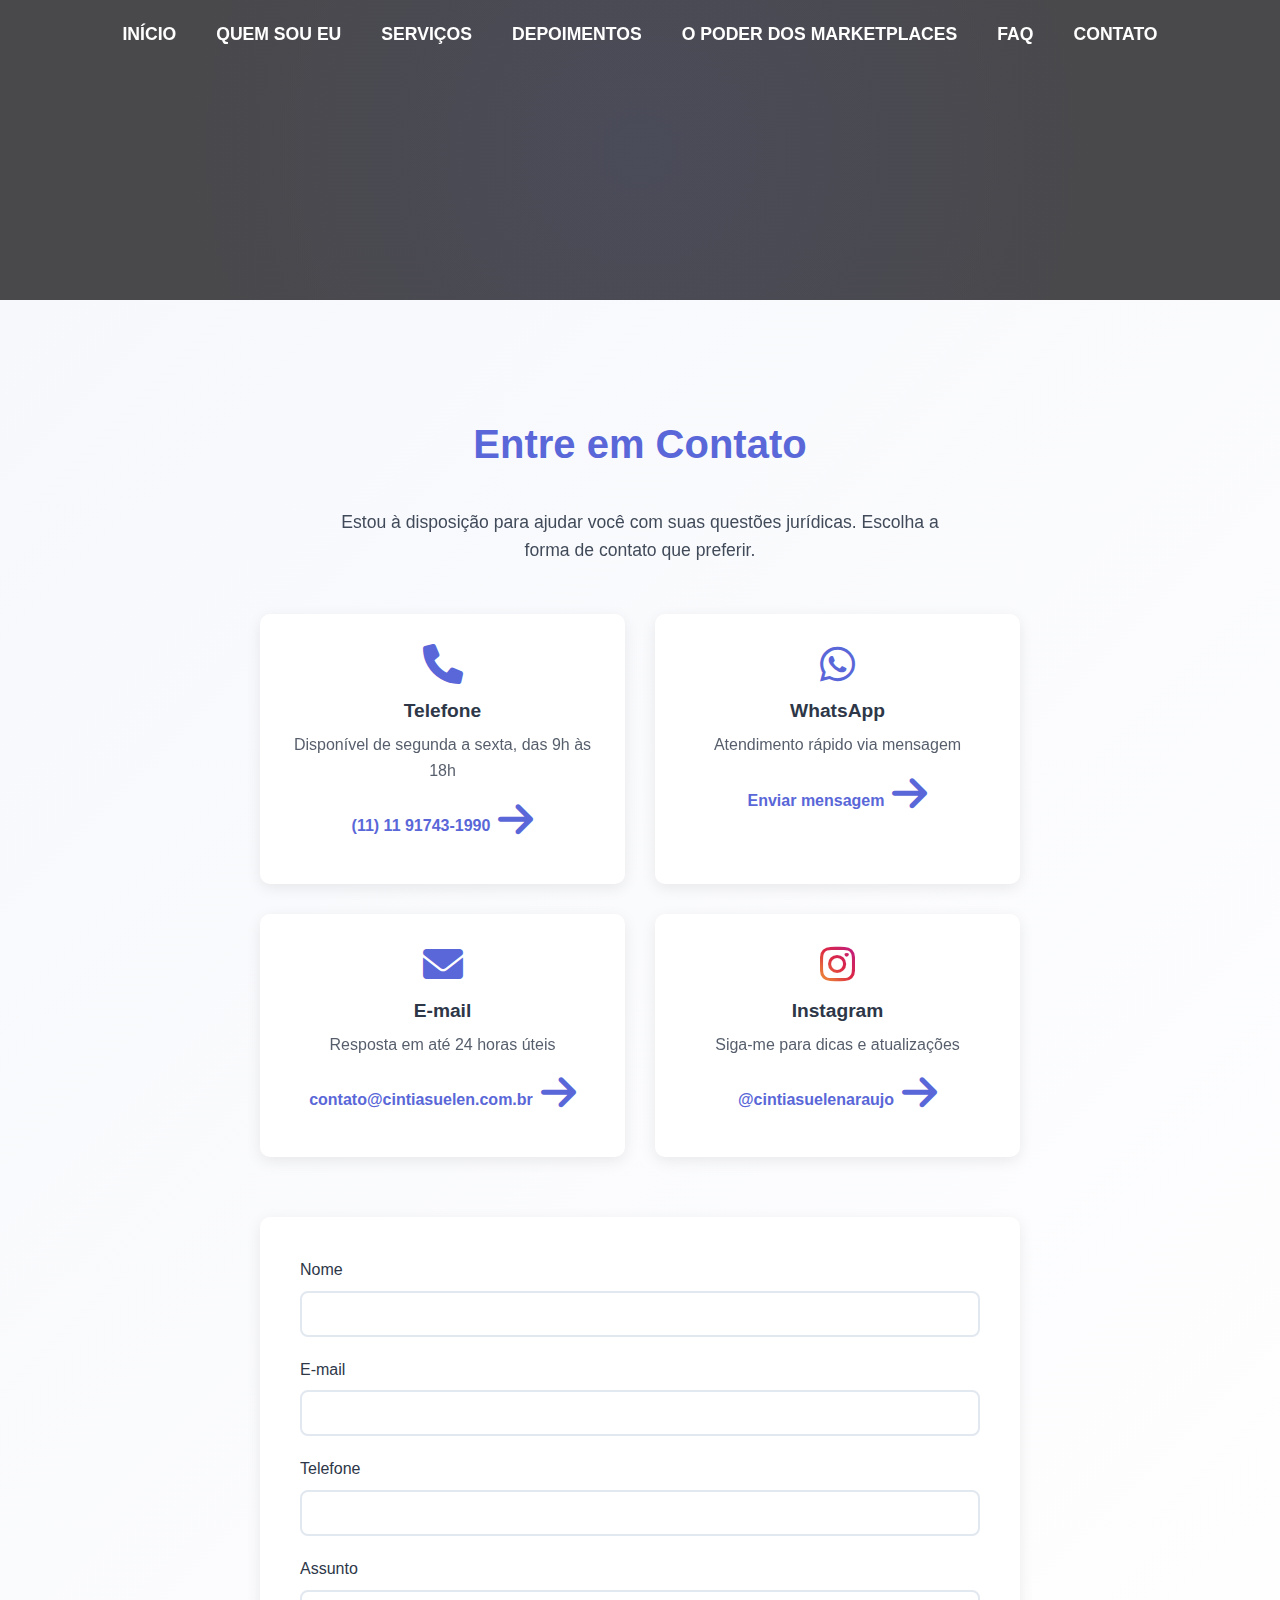
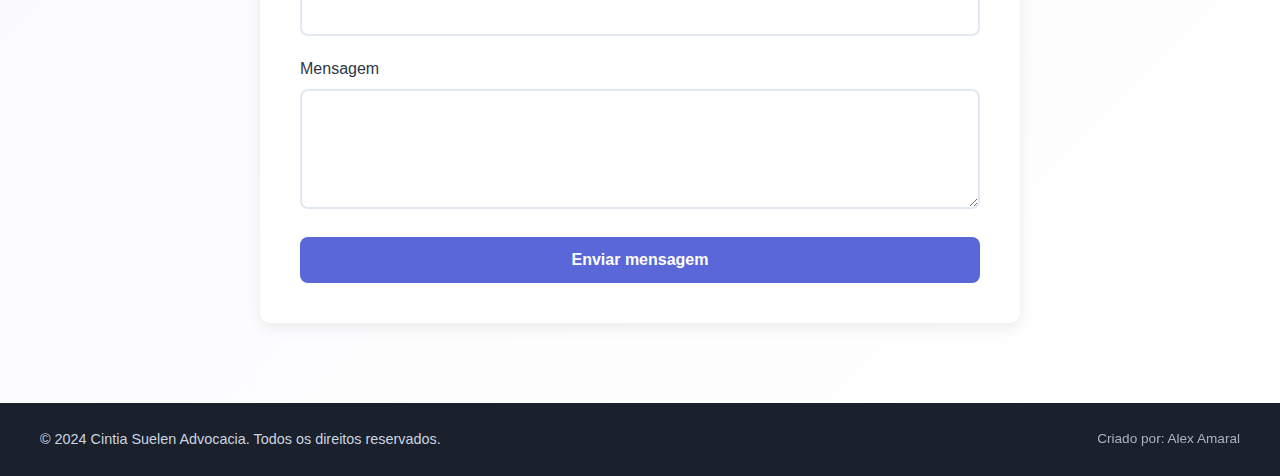
<file: contato.html>
<!DOCTYPE html>
<html lang="pt-BR">
<head>
    <meta charset="UTF-8">
    <meta name="viewport" content="width=device-width, initial-scale=1.0">
    <title>Contato - Cintia Suelen Advocacia</title>
    <link rel="stylesheet" href="style.css">
    <link rel="stylesheet" href="https://cdnjs.cloudflare.com/ajax/libs/font-awesome/6.0.0/css/all.min.css">
</head>
<body>
    <!-- Cabeçalho -->
    <header class="hero-section" style="min-height: 300px; padding: 0;">
        <div class="menu-wrapper">
            <nav class="main-nav simple-nav">
                <a href="index.html">Início</a>
                <a href="quem-sou-eu.html">Quem Sou Eu</a>
                <a href="index.html#servicos">Serviços</a>
                <a href="index.html#depoimentos">Depoimentos</a>
                <a href="index.html#poder-marketplaces">O Poder dos Marketplaces</a>
                <a href="index.html#faq">FAQ</a>
                <a href="contato.html">Contato</a>
            </nav>
            <button class="hamburger" aria-expanded="false" aria-label="Menu">
                <div class="hamburger-icon">
                    <span class="bar"></span>
                    <span class="bar"></span>
                    <span class="bar"></span>
                </div>
                <span class="hamburger-label">MENU</span>
            </button>
            <nav class="mobile-nav">
                <a href="index.html">INÍCIO</a>
                <a href="quem-sou-eu.html">QUEM SOU EU</a>
                <a href="index.html#servicos">SERVIÇOS</a>
                <a href="index.html#depoimentos">DEPOIMENTOS</a>
                <a href="index.html#poder-marketplaces">O PODER DOS MARKETPLACES</a>
                <a href="index.html#faq">FAQ</a>
                <a href="contato.html">CONTATO</a>
            </nav>
        </div>
    </header>

    <!-- Botão voltar ao início (mobile) -->
    <a href="index.html" class="btn-voltar-inicio-mobile">← Voltar ao Início</a>
    <!-- Seção de Contato -->
    <section class="contact-section">
        <div class="contact-container">
            <div class="contact-intro">
                <h2>Entre em Contato</h2>
                <p>Estou à disposição para ajudar você com suas questões jurídicas. Escolha a forma de contato que preferir.</p>
            </div>

            <div class="contact-methods">
                <div class="contact-card">
                    <i class="fas fa-phone"></i>
                    <h3>Telefone</h3>
                    <p>Disponível de segunda a sexta, das 9h às 18h</p>
                    <a href="tel:+5511917431990" class="btn-contact">
                        (11) 11 91743-1990
                        <i class="fas fa-arrow-right"></i>
                    </a>
                </div>

                <div class="contact-card">
                    <i class="fab fa-whatsapp"></i>
                    <h3>WhatsApp</h3>
                    <p>Atendimento rápido via mensagem</p>
                    <a href="https://wa.me/5511917431990" target="_blank" class="btn-contact">
                        Enviar mensagem
                        <i class="fas fa-arrow-right"></i>
                    </a>
                </div>

                <div class="contact-card">
                    <i class="fas fa-envelope"></i>
                    <h3>E-mail</h3>
                    <p>Resposta em até 24 horas úteis</p>
                    <a href="mailto:contato@cintiasuelen.com.br" class="btn-contact">
                        contato@cintiasuelen.com.br
                        <i class="fas fa-arrow-right"></i>
                    </a>
                </div>

                <div class="contact-card">
                    <i class="fab fa-instagram"></i>
                    <h3>Instagram</h3>
                    <p>Siga-me para dicas e atualizações</p>
                    <a href="https://www.instagram.com/cintiasuelenaraujo/?hl=pt-br" target="_blank" class="btn-contact">
                        @cintiasuelenaraujo
                        <i class="fas fa-arrow-right"></i>
                    </a>
                </div>
            </div>

            <div class="contact-form">
                <form id="contactForm">
                    <div class="form-group">
                        <label for="name">Nome</label>
                        <input type="text" id="name" class="form-control" required>
                    </div>
                    
                    <div class="form-group">
                        <label for="email">E-mail</label>
                        <input type="email" id="email" class="form-control" required>
                    </div>

                    <div class="form-group">
                        <label for="phone">Telefone</label>
                        <input type="tel" id="phone" class="form-control" required>
                    </div>

                    <div class="form-group">
                        <label for="subject">Assunto</label>
                        <input type="text" id="subject" class="form-control" required>
                    </div>

                    <div class="form-group">
                        <label for="message">Mensagem</label>
                        <textarea id="message" class="form-control" required></textarea>
                    </div>

                    <button type="submit" class="form-submit">Enviar mensagem</button>
                </form>
            </div>
        </div>
    </section>

    <!-- Rodapé -->
    <footer class="footer">
        <div class="footer-wrapper">
            <p class="copyright">&copy; 2024 Cintia Suelen Advocacia. Todos os direitos reservados.</p>
            <p class="creator">Criado por: Alex Amaral</p>
        </div>
    </footer>

    <script>
    // Menu hamburguer mobile funcional para links externos
    document.addEventListener('DOMContentLoaded', function() {
        const hamburger = document.querySelector('.hamburger');
        const mobileNav = document.querySelector('.mobile-nav');
        // Função para abrir o menu mobile
        function openMobileMenu() {
            mobileNav.style.display = 'flex';
            setTimeout(() => {
                mobileNav.classList.add('active');
                hamburger.setAttribute('aria-expanded', 'true');
            }, 10);
        }
        // Função para fechar o menu mobile
        function closeMobileMenu() {
            mobileNav.classList.remove('active');
            hamburger.setAttribute('aria-expanded', 'false');
            setTimeout(() => {
                mobileNav.style.display = 'none';
            }, 300);
        }
        hamburger.addEventListener('click', () => {
            const isExpanded = hamburger.getAttribute('aria-expanded') === 'true';
            if (!isExpanded) {
                openMobileMenu();
            } else {
                closeMobileMenu();
            }
        });
        // Fecha menu mobile ao clicar em qualquer link
        document.querySelectorAll('.mobile-nav a').forEach(link => {
            link.addEventListener('click', () => {
                if (window.innerWidth <= 900) {
                    closeMobileMenu();
                }
            });
        });
    });
    </script>
    <style>
    /* Botão voltar ao início (mobile) */
    .btn-voltar-inicio-mobile {
        display: none;
        position: fixed;
        top: 18px;
        left: 18px;
        z-index: 1200;
        background: linear-gradient(45deg, #5A67D8, #8C61D8);
        color: #fff;
        padding: 12px 22px;
        border-radius: 30px;
        font-weight: 600;
        font-size: 1rem;
        text-decoration: none;
        box-shadow: 0 4px 15px rgba(90,103,216,0.18);
        transition: background 0.3s, transform 0.3s;
    }
    .btn-voltar-inicio-mobile:hover {
        background: linear-gradient(45deg, #8C61D8, #5A67D8);
        transform: scale(1.05);
    }
    @media (max-width: 900px) {
        .btn-voltar-inicio-mobile {
            display: block;
        }
    }
    </style>
    <script src="script.js"></script>
</body>
</html>
</file>
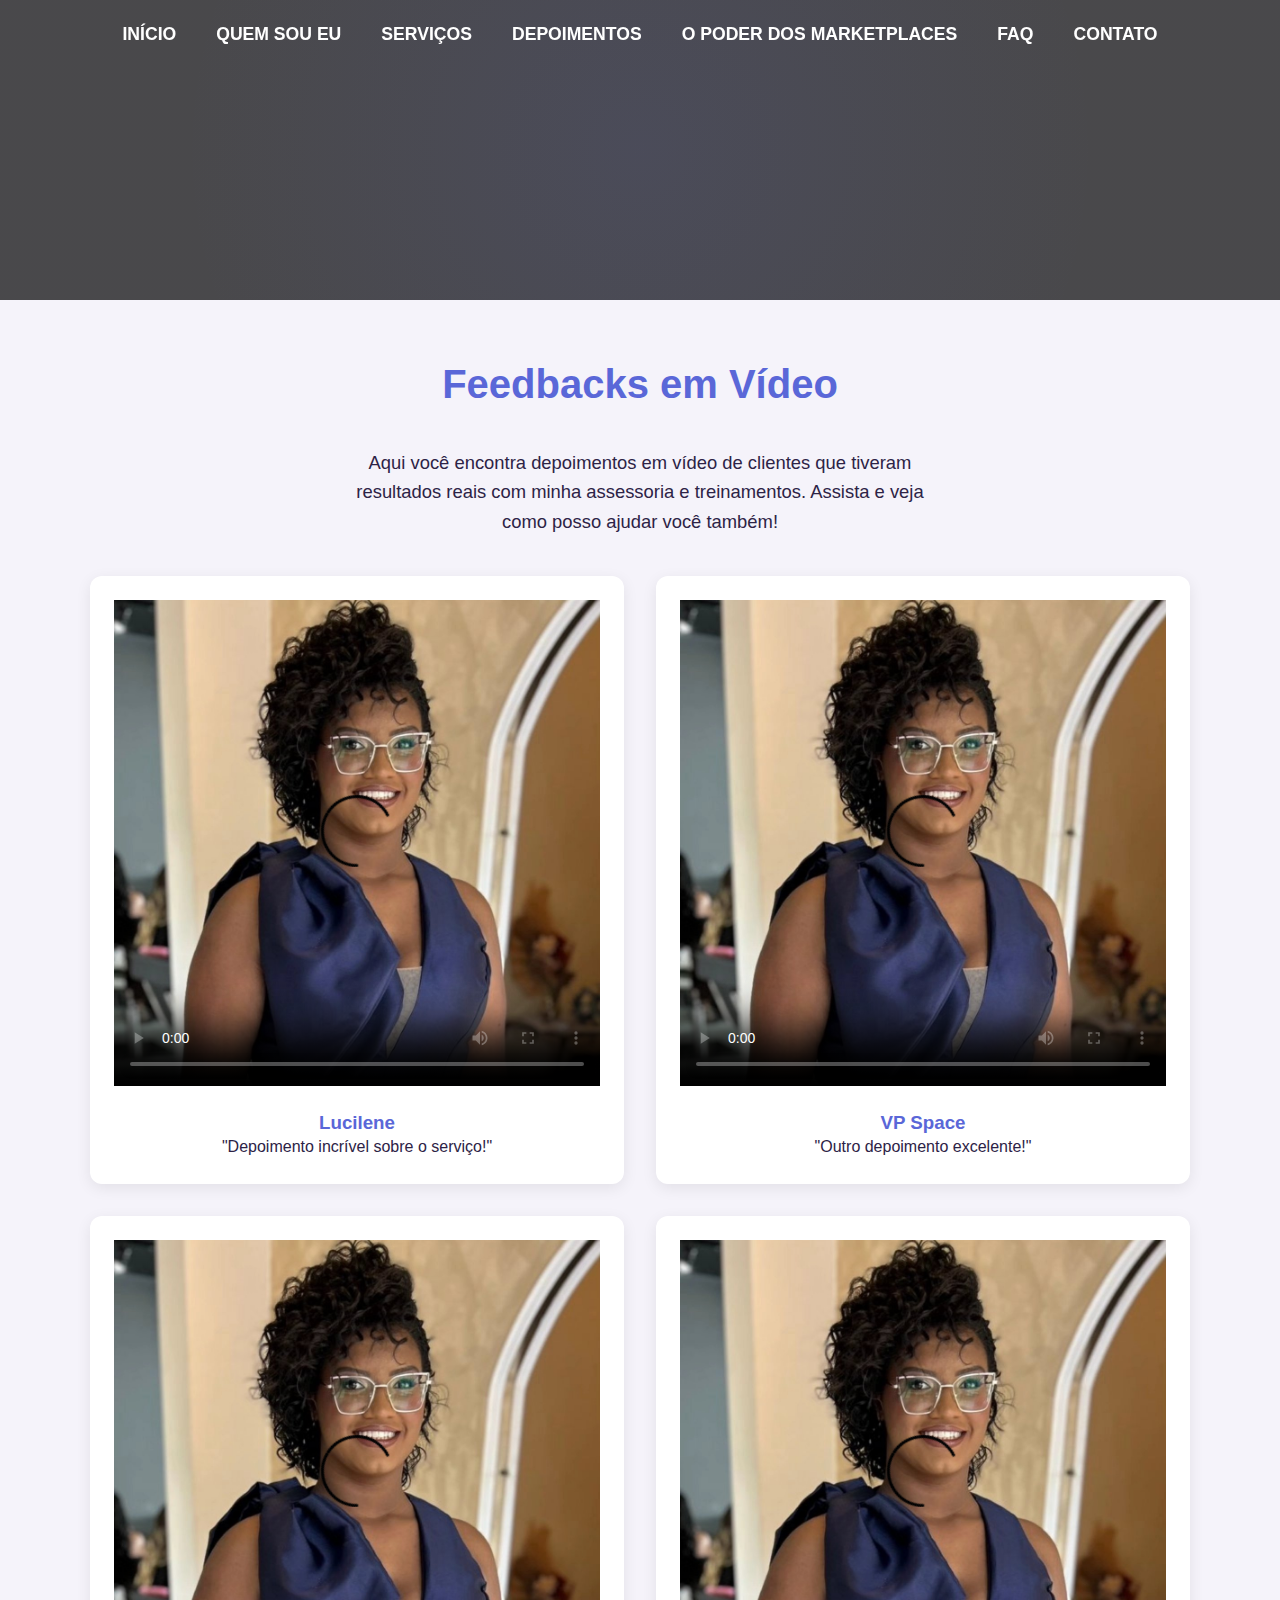
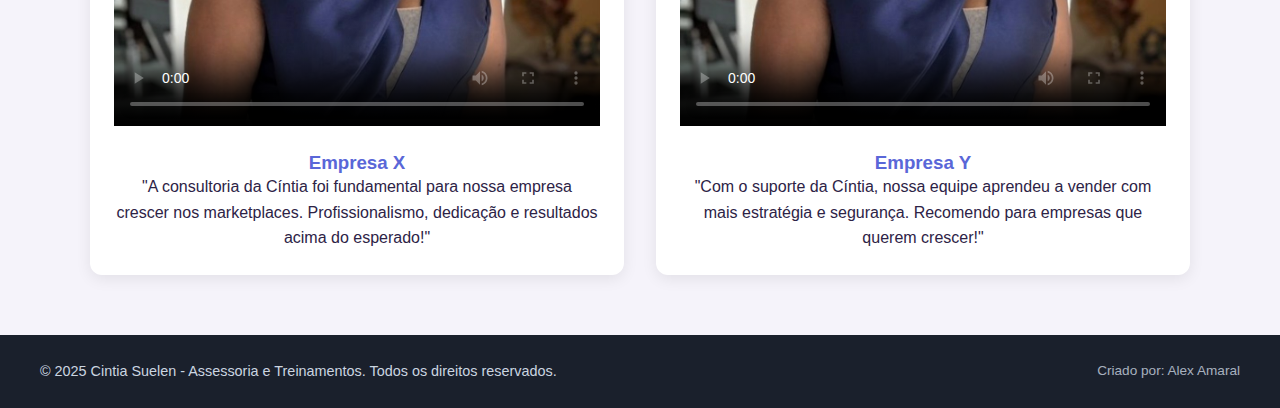
<file: feedbacks-video.html>
<!DOCTYPE html>
<html lang="pt-BR">
<head>
    <meta charset="UTF-8">
    <meta name="viewport" content="width=device-width, initial-scale=1.0">
    <title>Feedbacks em Vídeo - Cintia Suelen</title>
    <link rel="stylesheet" href="style.css">
    <link rel="stylesheet" href="https://cdnjs.cloudflare.com/ajax/libs/font-awesome/6.4.0/css/all.min.css">
</head>
<body>
    <header class="hero-section" style="min-height: 300px; padding: 0;">
        <div class="menu-wrapper">
            <nav class="main-nav simple-nav">
                <a href="index.html">Início</a>
                <a href="quem-sou-eu.html">Quem Sou Eu</a>
                <a href="index.html#servicos">Serviços</a>
                <a href="index.html#depoimentos">Depoimentos</a>
                <a href="index.html#poder-marketplaces">O Poder dos Marketplaces</a>
                <a href="index.html#faq">FAQ</a>
                <a href="contato.html">Contato</a>
            </nav>
            <button class="hamburger" aria-expanded="false" aria-label="Menu">
                <div class="hamburger-icon">
                    <span class="bar"></span>
                    <span class="bar"></span>
                    <span class="bar"></span>
                </div>
                <span class="hamburger-label">MENU</span>
            </button>
            <nav class="mobile-nav">
                <a href="index.html">INÍCIO</a>
                <a href="quem-sou-eu.html">QUEM SOU EU</a>
                <a href="index.html#servicos">SERVIÇOS</a>
                <a href="index.html#depoimentos">DEPOIMENTOS</a>
                <a href="index.html#poder-marketplaces">O PODER DOS MARKETPLACES</a>
                <a href="index.html#faq">FAQ</a>
                <a href="contato.html">CONTATO</a>
            </nav>
        </div>
    </header>
    <main>
        <section class="container" style="padding: 60px 0;">
            <h2 style="text-align:center; color:var(--primary-color); margin-bottom:40px;">Feedbacks em Vídeo</h2>
            <p style="text-align:center; max-width:600px; margin:0 auto 40px; font-size:1.15rem;">Aqui você encontra depoimentos em vídeo de clientes que tiveram resultados reais com minha assessoria e treinamentos. Assista e veja como posso ajudar você também!</p>
            <div class="video-feedbacks-grid" style="display:grid; grid-template-columns:repeat(auto-fit, minmax(320px, 1fr)); gap:32px;">
                <!-- Exemplo de vídeo. Substitua os src pelos links reais dos vídeos dos clientes. -->
                <div class="video-card" style="background:#fff; border-radius:12px; box-shadow:0 4px 15px rgba(0,0,0,0.08); padding:24px; text-align:center;">
                    <video controls width="100%" poster="img/cs.jpg">
                        <source src="https://www.w3schools.com/html/mov_bbb.mp4" type="video/mp4">
                        Seu navegador não suporta vídeo.
                    </video>
                    <h3 style="margin-top:18px; color:var(--primary-color);">Lucilene</h3>
                    <p>"Depoimento incrível sobre o serviço!"</p>
                </div>
                <div class="video-card" style="background:#fff; border-radius:12px; box-shadow:0 4px 15px rgba(0,0,0,0.08); padding:24px; text-align:center;">
                    <video controls width="100%" poster="img/cs.jpg">
                        <source src="https://www.w3schools.com/html/movie.mp4" type="video/mp4">
                        Seu navegador não suporta vídeo.
                    </video>
                    <h3 style="margin-top:18px; color:var(--primary-color);">VP Space</h3>
                    <p>"Outro depoimento excelente!"</p>
                </div>
            </div>
            <!-- Área de feedback das empresas -->
            <div class="video-feedbacks-grid" style="display:grid; grid-template-columns:repeat(auto-fit, minmax(320px, 1fr)); gap:32px; margin-top:32px;">
                <div class="video-card" style="background:#fff; border-radius:12px; box-shadow:0 4px 15px rgba(0,0,0,0.08); padding:24px; text-align:center;">
                    <video controls width="100%" poster="img/cs.jpg">
                        <source src="https://www.w3schools.com/html/mov_bbb.mp4" type="video/mp4">
                        Seu navegador não suporta vídeo.
                    </video>
                    <h3 style="margin-top:18px; color:var(--primary-color);">Empresa X</h3>
                    <p>"A consultoria da Cíntia foi fundamental para nossa empresa crescer nos marketplaces. Profissionalismo, dedicação e resultados acima do esperado!"</p>
                </div>
                <div class="video-card" style="background:#fff; border-radius:12px; box-shadow:0 4px 15px rgba(0,0,0,0.08); padding:24px; text-align:center;">
                    <video controls width="100%" poster="img/cs.jpg">
                        <source src="https://www.w3schools.com/html/movie.mp4" type="video/mp4">
                        Seu navegador não suporta vídeo.
                    </video>
                    <h3 style="margin-top:18px; color:var(--primary-color);">Empresa Y</h3>
                    <p>"Com o suporte da Cíntia, nossa equipe aprendeu a vender com mais estratégia e segurança. Recomendo para empresas que querem crescer!"</p>
                </div>
            </div>
        </section>
    </main>
    <footer>
        <div class="footer-wrapper">
            <p class="copyright">© 2025 Cintia Suelen - Assessoria e Treinamentos. Todos os direitos reservados.</p>
            <p class="creator">Criado por: Alex Amaral</p>
        </div>
    </footer>
    <script>
    // Menu hamburguer mobile funcional para links externos
    document.addEventListener('DOMContentLoaded', function() {
        const hamburger = document.querySelector('.hamburger');
        const mobileNav = document.querySelector('.mobile-nav');
        function openMobileMenu() {
            mobileNav.style.display = 'flex';
            setTimeout(() => {
                mobileNav.classList.add('active');
                hamburger.setAttribute('aria-expanded', 'true');
            }, 10);
        }
        function closeMobileMenu() {
            mobileNav.classList.remove('active');
            hamburger.setAttribute('aria-expanded', 'false');
            setTimeout(() => {
                mobileNav.style.display = 'none';
            }, 300);
        }
        hamburger.addEventListener('click', () => {
            const isExpanded = hamburger.getAttribute('aria-expanded') === 'true';
            if (!isExpanded) {
                openMobileMenu();
            } else {
                closeMobileMenu();
            }
        });
        document.querySelectorAll('.mobile-nav a').forEach(link => {
            link.addEventListener('click', () => {
                if (window.innerWidth <= 900) {
                    closeMobileMenu();
                }
            });
        });
    });
    </script>
</body>
</html>
</file>
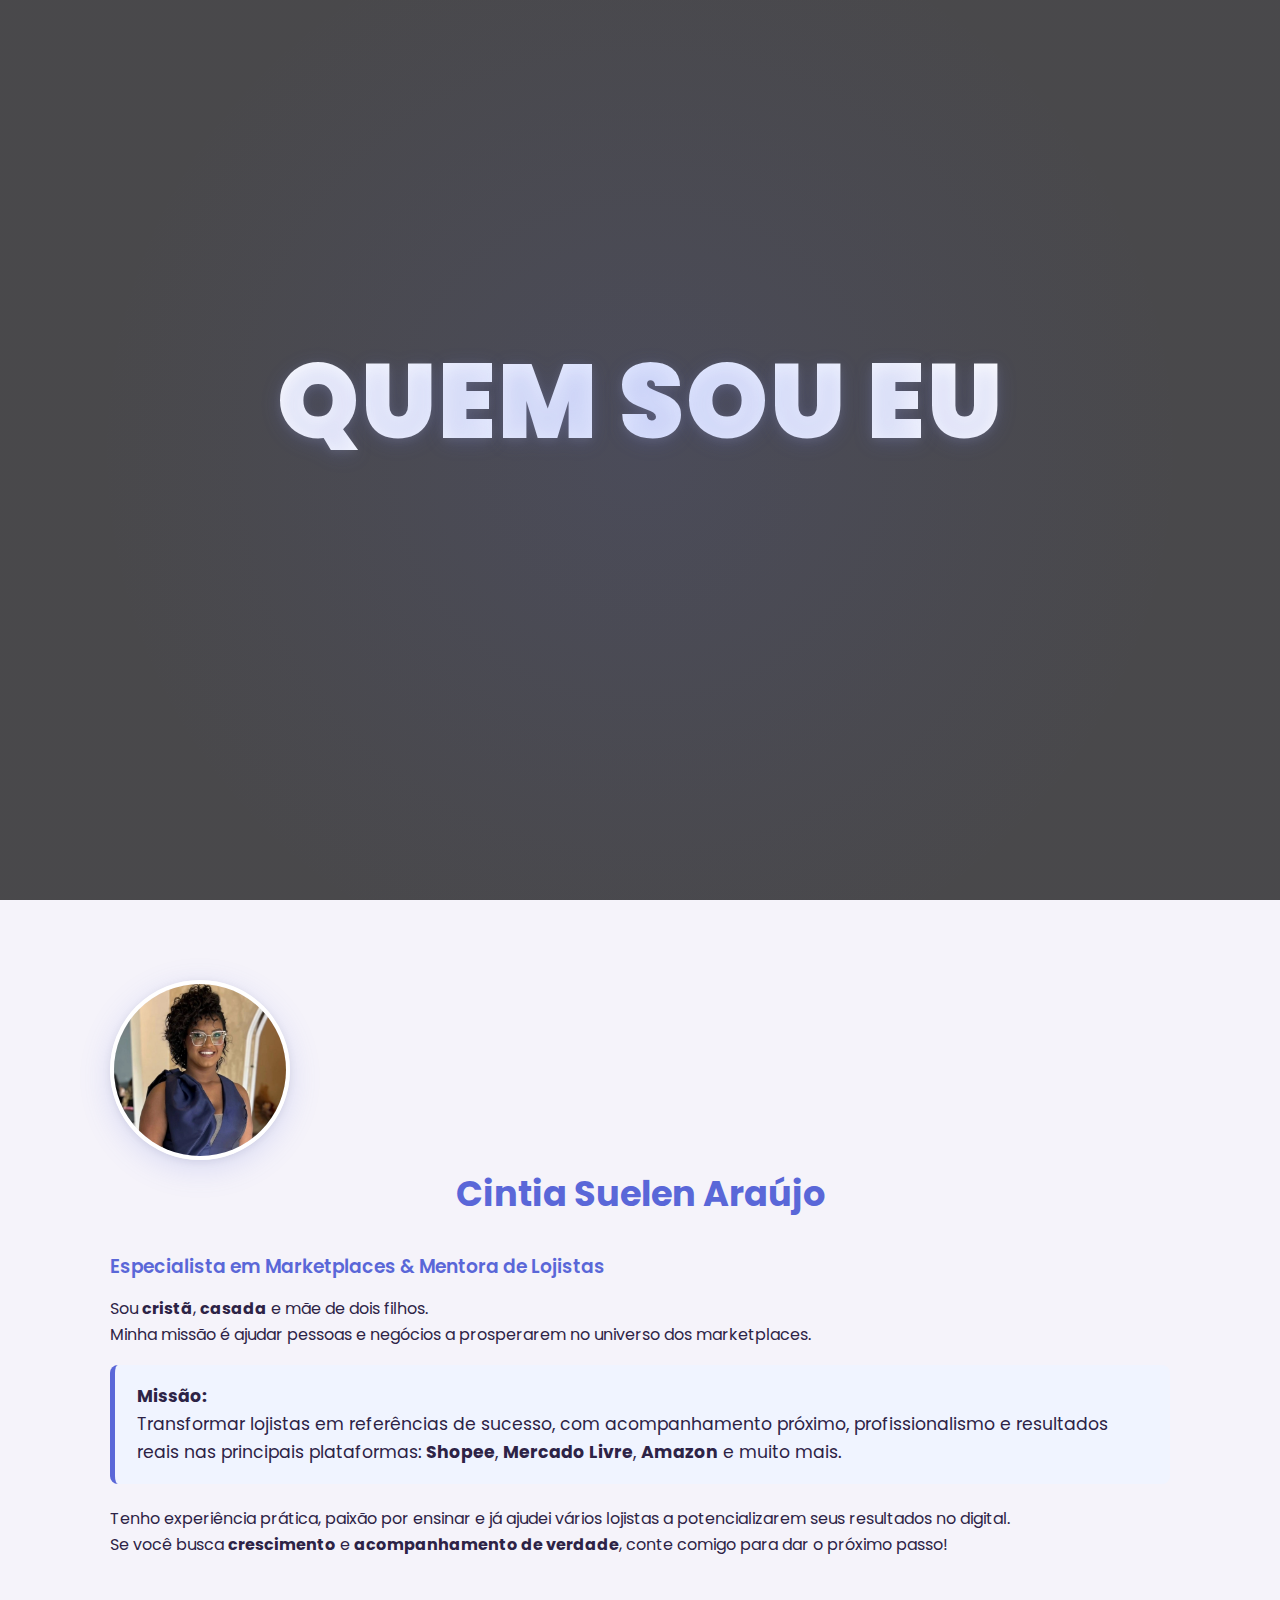
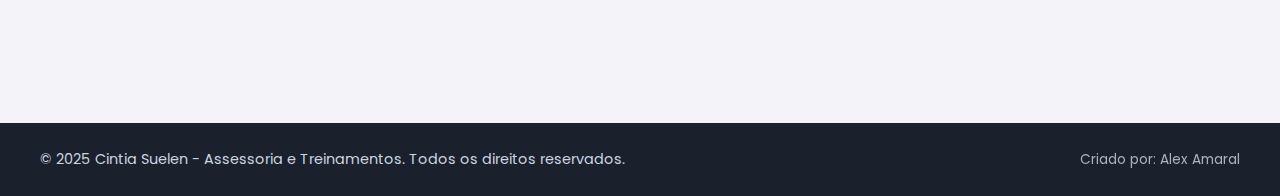
<file: quem-sou-eu.html>
<!DOCTYPE html>
<html lang="pt-BR">
<head>
    <meta charset="UTF-8">
    <meta name="viewport" content="width=device-width, initial-scale=1.0">
    <title>Quem Sou Eu - Cintia Suelen</title>
    <link rel="stylesheet" href="style.css">
    <link rel="preconnect" href="https://fonts.googleapis.com">
    <link rel="preconnect" href="https://fonts.gstatic.com" crossorigin>
    <link href="https://fonts.googleapis.com/css2?family=Poppins:wght@400;600;700&display=swap" rel="stylesheet">
    <link rel="stylesheet" href="https://cdnjs.cloudflare.com/ajax/libs/font-awesome/6.4.0/css/all.min.css">
</head>
<body>
    <header class="hero-section">
        <div class="hero-content">
            <h1>Quem Sou Eu</h1>
            <p class="subtitle">Conheça Cintia Suelen Araújo</p>
        </div>
    </header>
    <main>
        <section class="about-me-section">
            <div class="container about-me-flex">
                <div class="about-me-photo">
                    <img src="img/cs.jpg" alt="Cintia Suelen Araújo" class="about-me-photo-img">
                </div>
                <div class="about-me-text">
                        <h2><span style="color: var(--primary-color); font-size:2.2rem;">Cintia Suelen Araújo</span></h2>
                        <h3 style="font-weight:600; margin-bottom:18px; color:#5A67D8;">Especialista em Marketplaces & Mentora de Lojistas</h3>
                        <p style="margin-bottom:18px;">Sou <b>cristã</b>, <b>casada</b> e mãe de dois filhos.<br>Minha missão é ajudar pessoas e negócios a prosperarem no universo dos marketplaces.</p>
                        <div style="background: #f0f4ff; border-left: 5px solid #5A67D8; padding: 18px 22px; border-radius: 8px; margin-bottom: 22px; font-size:1.08rem;">
                            <b>Missão:</b> <br>
                            <span style="color:#2d2346;">Transformar lojistas em referências de sucesso, com acompanhamento próximo, profissionalismo e resultados reais nas principais plataformas: <b>Shopee</b>, <b>Mercado Livre</b>, <b>Amazon</b> e muito mais.</span>
                        </div>
                        <p style="margin-bottom:18px;">Tenho experiência prática, paixão por ensinar e já ajudei vários lojistas a potencializarem seus resultados no digital.<br>
                        Se você busca <b>crescimento</b> e <b>acompanhamento de verdade</b>, conte comigo para dar o próximo passo!</p>
                        <a href="index.html" class="btn-primary">Voltar para o site</a>
                </div>
            </div>
        </section>
    </main>
    <footer>
        <div class="footer-wrapper">
            <p class="copyright">© 2025 Cintia Suelen - Assessoria e Treinamentos. Todos os direitos reservados.</p>
            <p class="creator">Criado por: Alex Amaral</p>
        </div>
    </footer>
</body>
</html>
</file>
<file: style.css>
/* ====== FOTO PERFIL QUEM SOU EU ====== */
.about-me-photo img {
    width: 180px;
    height: 180px;
    object-fit: cover;
    border-radius: 50%;
    box-shadow: 0 8px 32px rgba(90,103,216,0.18), 0 2px 8px rgba(0,0,0,0.08);
    border: 4px solid #fff;
    transition: transform 0.4s cubic-bezier(.4,2,.6,1), box-shadow 0.4s, border-color 0.4s;
    position: relative;
    z-index: 1;
}
.about-me-photo img:hover {
    transform: scale(1.07) rotate(-2deg);
    box-shadow: 0 16px 48px rgba(90,103,216,0.28), 0 4px 16px rgba(0,0,0,0.12);
    border-color: #5A67D8;
    filter: brightness(1.08) saturate(1.1);
}
/* ===================== RESET E BASE ===================== */
@keyframes titleShine {
    0% {
        background-position: -100% center;
    }
    100% {
        background-position: 200% center;
    }
}
html, body {
    width: 100vw;
    max-width: 100vw;
    overflow-x: hidden;
    margin: 0;
    padding: 0;
}
* {
    margin: 0;
    padding: 0;
    box-sizing: border-box;
}
html {
    scroll-behavior: smooth;
    scroll-padding-top: 100px;
}
body {
    font-family: 'Poppins', Arial, sans-serif;
    line-height: 1.6;
    color: #2d2346;
    background: #f5f3fa;
}

/* ===================== ANIMAÇÕES ===================== */
@keyframes fadeInUp {
    from {
        opacity: 0;
        transform: translateY(20px);
    }
    to {
        opacity: 1;
        transform: translateY(0);
    }
}

@keyframes slideInRight {
    from {
        opacity: 0;
        transform: translateX(30px);
    }
    to {
        opacity: 1;
        transform: translateX(0);
    }
}

@keyframes scaleIn {
    from {
        opacity: 0;
        transform: scale(0.9);
    }
    to {
        opacity: 1;
        transform: scale(1);
    }
}

.animate-on-scroll {
    opacity: 0;
    transform: translateY(20px);
    transition: opacity 0.6s ease-out, transform 0.6s ease-out;
}

.animate-on-scroll.visible {
    opacity: 1;
    transform: translateY(0);
}

/* ===================== VARIÁVEIS ===================== */
:root {
    --primary-color: #5A67D8;
    --secondary-color: #8C61D8;
    --background-light: #F7F8FC;
    --background-dark: #1A202C;
    --text-color-dark: #2D3748;
    --text-color-light: #fff;
    --border-radius-base: 10px;
    --shadow-base: 0 4px 15px rgba(0, 0, 0, 0.08);
    --shadow-hover: 0 8px 25px rgba(0, 0, 0, 0.15);
}

/* ===================== MENU ===================== */
.menu-wrapper {
    position: fixed;
    top: 0;
    left: 0;
    width: 100%;
    padding: 20px;
    z-index: 1000;
    transition: background-color 0.3s ease;
}

.menu-wrapper.scrolled {
    background: rgba(26, 32, 44, 0.95);
    backdrop-filter: blur(10px);
    box-shadow: 0 4px 20px rgba(0, 0, 0, 0.1);
}

.main-nav {
    max-width: 1200px;
    margin: 0 auto;
    display: flex;
    justify-content: center;
    align-items: center;
    padding: 0 20px;
}

.simple-nav a {
    color: #fff;
    text-decoration: none;
    font-weight: 600;
    font-size: 1.1rem;
    margin: 0 20px;
    transition: color 0.3s ease;
    position: relative;
    text-transform: uppercase;
}

.simple-nav a:hover {
    color: var(--primary-color);
}

.simple-nav a::after {
    content: '';
    position: absolute;
    width: 100%;
    height: 2px;
    bottom: -5px;
    left: 0;
    background-color: var(--primary-color);
    transform: scaleX(0);
    transform-origin: right;
    transition: transform 0.3s ease;
}

.simple-nav a:hover::after {
    transform: scaleX(1);
    transform-origin: left;
}

/* ===================== MENU HAMBURGUER ===================== */
.hamburger {
    display: none;
    position: fixed;
    right: 20px;
    top: 20px;
    align-items: center;
    gap: 8px;
    background: transparent;
    border: none;
    cursor: pointer;
    padding: 0;
    z-index: 1002;
}

.hamburger-icon {
    display: flex;
    flex-direction: column;
    justify-content: space-between;
    width: 30px;
    height: 20px;
}

.hamburger-label {
    display: block;
    color: #fff;
    font-size: 0.9rem;
    font-weight: 500;
    letter-spacing: 1px;
    margin-left: 4px;
}

.hamburger .bar {
    display: block;
    width: 100%;
    height: 2px;
    background: #fff;
    border-radius: 1px;
    transition: transform 0.3s ease-in-out, opacity 0.3s ease-in-out;
}

.mobile-nav {
    display: none;
    position: fixed;
    top: 0;
    left: 0;
    width: 100%;
    height: 100vh;
    background: rgba(26, 32, 44, 0.98);
    flex-direction: column;
    align-items: center;
    justify-content: center;
    padding: 20px;
    z-index: 1000;
    opacity: 0;
    visibility: hidden;
    transition: all 0.3s ease-in-out;
}

.mobile-nav.active {
    opacity: 1;
    visibility: visible;
}

.mobile-nav a {
    color: #fff;
    text-decoration: none;
    font-weight: 700;
    font-size: 2rem;
    text-transform: uppercase;
    margin: 20px 0;
    letter-spacing: 2px;
    transition: all 0.3s ease;
    opacity: 0.9;
    transform: translateY(20px);
}

.mobile-nav.active a {
    transform: translateY(0);
}

.mobile-nav a:hover {
    opacity: 1;
    color: var(--primary-color);
    transform: scale(1.1);
}

/* ===================== LAYOUT BASE ===================== */
.container {
    max-width: 1100px;
    margin: 0 auto;
    padding: 0 20px;
}
section {
    padding: 80px 0;
}
h1, h2, h3 {
    font-weight: 700;
    line-height: 1.2;
}
h2 {
    font-size: 2.5rem;
    text-align: center;
    margin-bottom: 40px;
    color: var(--primary-color);
}
.btn-primary {
    display: inline-block;
    background: linear-gradient(45deg, var(--primary-color), var(--secondary-color));
    color: var(--text-color-light);
    padding: 16px 36px;
    border-radius: 50px;
    text-decoration: none;
    font-weight: 600;
    font-size: 1.1rem;
    letter-spacing: 1px;
    transition: all 0.3s ease;
    box-shadow: 0 4px 15px rgba(90, 103, 216, 0.3);
    position: relative;
    overflow: hidden;
    opacity: 0;
    animation: fadeInUp 0.8s ease-out forwards;
    animation-delay: 0.9s;
}
.btn-primary::before {
    content: '';
    position: absolute;
    top: 0;
    left: 0;
    width: 100%;
    height: 100%;
    background: linear-gradient(45deg, var(--secondary-color), var(--primary-color));
    opacity: 0;
    transition: opacity 0.3s ease;
}
.btn-primary:hover {
    transform: translateY(-3px);
    box-shadow: 0 8px 25px rgba(90, 103, 216, 0.5);
}
.btn-primary:hover::before {
    opacity: 1;
}
.btn-primary span {
    position: relative;
    z-index: 1;
}

/* ===================== HERO SECTION ===================== */
.hero-section {
    background: linear-gradient(rgba(0, 0, 0, 0.7), rgba(0, 0, 0, 0.7)), url('https://images.unsplash.com/photo-1542744173-8e7e53415bb0?q=80&w=1470&auto=format&fit=crop') no-repeat center center/cover;
    color: var(--text-color-light);
    padding: 150px 20px;
    text-align: center;
    position: relative;
    min-height: 100vh;
    display: flex;
    align-items: center;
    justify-content: center;
    background-attachment: fixed;
}
.hero-section::before {
    content: '';
    position: absolute;
    top: 0;
    left: 0;
    right: 0;
    bottom: 0;
    background: radial-gradient(circle at center, rgba(90, 103, 216, 0.1), transparent 70%);
}
.hero-content {
    position: relative;
    z-index: 1;
    animation: scaleIn 1s ease-out;
}
.hero-content h1 {
    font-size: clamp(3rem, 10vw, 6.5rem);
    margin-bottom: 30px;
    font-weight: 900;
    letter-spacing: 2px;
    line-height: 1.1;
    text-transform: uppercase;
    background: linear-gradient(
        90deg, 
        #fff 0%,
        #e0e7ff 25%,
        #fff 50%,
        #e0e7ff 75%,
        #fff 100%
    );
    background-size: 200% auto;
    -webkit-background-clip: text;
    background-clip: text;
    -webkit-text-fill-color: transparent;
    animation: titleShine 8s linear infinite;
    text-shadow: 
        0 2px 10px rgba(255, 255, 255, 0.1),
        0 4px 20px rgba(90, 103, 216, 0.2);
    position: relative;
    display: inline-block;
    padding: 0 10px;
}
.hero-content .subtitle {
    font-size: clamp(1.2rem, 4vw, 2rem);
    font-weight: 300;
    margin-bottom: 15px;
    opacity: 0;
    animation: fadeInUp 0.8s ease-out forwards;
    animation-delay: 0.3s;
}
.hero-content .tagline {
    font-size: clamp(1rem, 2vw, 1.2rem);
    max-width: 600px;
    margin: 0 auto 40px;
    opacity: 0;
    animation: fadeInUp 0.8s ease-out forwards;
    animation-delay: 0.6s;
    line-height: 1.8;
}

/* ===================== CAROUSEL ===================== */
.services-carousel {
    background: var(--background-dark);
    padding: 60px 0;
    position: relative;
    overflow: hidden;
}
.carousel-container {
    max-width: 1000px;
    margin: 0 auto;
    position: relative;
}
.slides-wrapper {
    display: flex;
    transition: transform 0.5s ease-in-out;
    width: 300%;
}
.slide {
    width: 33.333%;
    flex-shrink: 0;
    display: flex;
    flex-direction: column;
    align-items: center;
    justify-content: center;
    text-align: center;
    padding: 20px;
    color: var(--text-color-light);
}
.slide i {
    font-size: 3.5rem;
    color: var(--primary-color);
    margin-bottom: 15px;
}
.slide h3 {
    font-size: 1.5rem;
    font-weight: 600;
    margin-bottom: 10px;
}
.carousel-btn {
    position: absolute;
    top: 50%;
    transform: translateY(-50%);
    background: rgba(255, 255, 255, 0.2);
    color: white;
    border: none;
    padding: 10px;
    border-radius: 50%;
    cursor: pointer;
    font-size: 1.2rem;
    transition: background 0.3s ease;
    z-index: 10;
}
.carousel-btn:hover {
    background: rgba(255, 255, 255, 0.4);
}
.prev-btn { left: 10px; }
.next-btn { right: 10px; }

.carousel-controls {
    position: absolute;
    bottom: 20px;
    left: 0;
    right: 0;
    display: flex;
    justify-content: center;
    align-items: center;
    gap: 20px;
}

.carousel-indicators {
    display: flex;
    gap: 10px;
}

.indicator {
    width: 10px;
    height: 10px;
    border-radius: 50%;
    background: rgba(255, 255, 255, 0.3);
    border: none;
    cursor: pointer;
    padding: 0;
    transition: all 0.3s ease;
}

.indicator.active {
    background: var(--primary-color);
    transform: scale(1.2);
}

.indicator:hover {
    background: rgba(255, 255, 255, 0.5);
}

.slide {
    position: relative;
    padding: 40px 20px;
}

.slide p {
    margin-top: 15px;
    font-size: 1.1rem;
    max-width: 600px;
    margin-left: auto;
    margin-right: auto;
    opacity: 0.9;
}

/* ===================== JORNADA ===================== */
.journey-section {
    background-color: var(--text-color-light);
}
.journey-intro {
    text-align: center;
    max-width: 700px;
    margin: -20px auto 60px;
    font-size: 1.1rem;
}
.journey-timeline {
    position: relative;
    max-width: 900px;
    margin: 0 auto;
    padding: 0 20px;
}
.journey-timeline::after {
    content: '';
    position: absolute;
    width: 2px;
    background-color: var(--primary-color);
    top: 0;
    bottom: 0;
    left: 50%;
    margin-left: -1px;
}
.timeline-item {
    padding: 20px 40px;
    position: relative;
    width: 50%;
    background-color: inherit;
}
.timeline-item:nth-child(odd) {
    left: 0;
}
.timeline-item:nth-child(even) {
    left: 50%;
}
.timeline-content {
    padding: 20px 30px;
    background: #f0f4ff;
    position: relative;
    border-radius: var(--border-radius-base);
    box-shadow: var(--shadow-base);
}
.timeline-item:nth-child(odd) .timeline-content {
    margin-left: -20px;
}
.timeline-item:nth-child(even) .timeline-content {
    margin-right: -20px;
}
.timeline-icon {
    position: absolute;
    width: 50px;
    height: 50px;
    right: -25px;
    top: 30px;
    background-color: var(--primary-color);
    color: var(--text-color-light);
    border: 2px solid var(--text-color-light);
    border-radius: 50%;
    display: flex;
    flex-direction: column;
    justify-content: center;
    align-items: center;
    font-size: 1.2rem;
    z-index: 1;
}
.timeline-icon i {
    font-size: 1.4rem;
    margin-bottom: 2px;
}
.timeline-icon span {
    font-size: 0.8rem;
    font-weight: 700;
}
.timeline-item:nth-child(even) .timeline-icon {
    left: -25px;
    right: auto;
}

/* ===================== BENEFÍCIOS ===================== */
.benefits-section {
    background-color: var(--background-light);
}
.benefits-grid {
    display: grid;
    grid-template-columns: repeat(auto-fit, minmax(250px, 1fr));
    gap: 30px;
}
.benefit-card {
    background-color: var(--text-color-light);
    padding: 30px;
    border-radius: var(--border-radius-base);
    text-align: center;
    box-shadow: var(--shadow-base);
    transition: all 0.4s cubic-bezier(0.175, 0.885, 0.32, 1.275);
    transform: translateY(0);
}
.benefit-card:hover {
    transform: translateY(-10px) scale(1.02);
    box-shadow: var(--shadow-hover);
}
.benefit-card::before {
    content: '';
    position: absolute;
    top: 0;
    left: 0;
    width: 100%;
    height: 100%;
    background: linear-gradient(45deg, var(--primary-color), var(--secondary-color));
    border-radius: var(--border-radius-base);
    opacity: 0;
    transition: opacity 0.4s ease;
    z-index: -1;
}
.benefit-card:hover::before {
    opacity: 0.05;
}
.benefit-card i {
    font-size: 3rem;
    color: var(--primary-color);
    margin-bottom: 15px;
}
.benefit-card h3 {
    font-size: 1.3rem;
    margin-bottom: 10px;
    color: var(--text-color-dark);
}

/* ===================== MARKETPLACES ===================== */
.marketplace-section {
    background-color: #EBF8FF;
}
.marketplace-content {
    display: flex;
    flex-wrap: wrap;
    align-items: center;
    gap: 40px;
}
.marketplace-text {
    flex: 1;
    min-width: 300px;
}
.marketplace-text h2 {
    text-align: left;
}
.marketplace-image-wrapper {
    flex: 1.5;
    min-width: 300px;
}
.marketplace-image-wrapper img {
    width: 100%;
    height: auto;
    border-radius: var(--border-radius-base);
    box-shadow: var(--shadow-base);
}

/* ===================== DEPOIMENTOS ===================== */
.testimonials-section {
    background-color: var(--text-color-light);
}
.testimonials-grid {
    display: grid;
    grid-template-columns: repeat(auto-fit, minmax(280px, 1fr));
    gap: 30px;
}
.testimonial-card {
    background-color: var(--background-light);
    padding: 30px;
    border-radius: var(--border-radius-base);
    box-shadow: var(--shadow-base);
    text-align: center;
}
.testimonial-card p {
    font-style: italic;
    color: #555;
    margin-bottom: 20px;
}
.client-info {
    display: flex;
    flex-direction: column;
    align-items: center;
}
.client-info img {
    width: 70px;
    height: 70px;
    border-radius: 50%;
    object-fit: cover;
    margin-bottom: 10px;
    border: 3px solid var(--primary-color);
}
.client-info h4 {
    font-weight: 600;
    color: var(--text-color-dark);
}

/* ===================== CLIENTES E PARCEIROS ===================== */
.clients-partners-section {
    background-color: var(--background-light);
}
.logos-grid {
    display: grid;
    grid-template-columns: repeat(auto-fit, minmax(120px, 1fr));
    justify-items: center;
    align-items: center;
    gap: 40px;
}
.logos-grid img {
    width: 100%;
    max-width: 150px;
    height: auto;
    filter: grayscale(100%);
    opacity: 0.6;
    transition: filter 0.3s ease, opacity 0.3s ease, transform 0.3s ease;
}
.logos-grid img:hover {
    filter: grayscale(0%);
    opacity: 1;
    transform: scale(1.05);
}

/* ===================== WHATSAPP FLUTUANTE ===================== */
.whatsapp-float {
    position: fixed;
    width: 60px;
    height: 60px;
    bottom: 20px;
    right: 20px;
    background: #25d366;
    color: white;
    border-radius: 50%;
    text-align: center;
    font-size: 30px;
    box-shadow: var(--shadow-base);
    z-index: 97;
    display: flex;
    align-items: center;
    justify-content: center;
    text-decoration: none;
    transition: all 0.3s ease;
}
.whatsapp-float:hover {
    background: #128c7e;
    transform: scale(1.1);
    box-shadow: var(--shadow-hover);
}

/* ===================== PÁGINA DE CONTATO ===================== */
.contact-section {
    padding: 120px 0 80px;
    background: linear-gradient(135deg, var(--background-light) 0%, #fff 100%);
}

.contact-container {
    max-width: 800px;
    margin: 0 auto;
    padding: 0 20px;
}

.contact-intro {
    text-align: center;
    margin-bottom: 50px;
}

.contact-intro p {
    font-size: 1.1rem;
    color: var(--text-color-dark);
    opacity: 0.9;
    max-width: 600px;
    margin: 0 auto;
}

.contact-methods {
    display: grid;
    grid-template-columns: repeat(auto-fit, minmax(250px, 1fr));
    gap: 30px;
    margin-bottom: 60px;
}

.contact-card {
    background: #fff;
    padding: 30px;
    border-radius: var(--border-radius-base);
    text-align: center;
    box-shadow: var(--shadow-base);
    transition: all 0.3s ease;
}

.contact-card:hover {
    transform: translateY(-5px);
    box-shadow: var(--shadow-hover);
}

.contact-card i {
    font-size: 2.5rem;
    color: var(--primary-color);
    margin-bottom: 15px;
}

.contact-card h3 {
    font-size: 1.2rem;
    margin-bottom: 10px;
    color: var(--text-color-dark);
}

.contact-card p {
    font-size: 1rem;
    color: var(--text-color-dark);
    opacity: 0.8;
    margin-bottom: 15px;
}

.contact-card .btn-contact {
    display: inline-flex;
    align-items: center;
    gap: 8px;
    color: var(--primary-color);
    text-decoration: none;
    font-weight: 600;
    transition: color 0.3s ease;
}

.contact-card .btn-contact:hover {
    color: var(--secondary-color);
}

/* Estilo especial para o card do Instagram */
.contact-card .fa-instagram {
    background: linear-gradient(45deg, #f09433 0%, #e6683c 25%, #dc2743 50%, #cc2366 75%, #bc1888 100%);
    -webkit-background-clip: text;
    background-clip: text;
    -webkit-text-fill-color: transparent;
}

.contact-card:hover .fa-instagram {
    transform: scale(1.1);
    transition: transform 0.3s ease;
}

.contact-form {
    background: #fff;
    padding: 40px;
    border-radius: var(--border-radius-base);
    box-shadow: var(--shadow-base);
}

.form-group {
    margin-bottom: 20px;
}

.form-group label {
    display: block;
    margin-bottom: 8px;
    font-weight: 500;
    color: var(--text-color-dark);
}

.form-control {
    width: 100%;
    padding: 12px 15px;
    border: 2px solid #e2e8f0;
    border-radius: 8px;
    font-size: 1rem;
    transition: all 0.3s ease;
}

.form-control:focus {
    outline: none;
    border-color: var(--primary-color);
    box-shadow: 0 0 0 3px rgba(90, 103, 216, 0.1);
}

textarea.form-control {
    min-height: 120px;
    resize: vertical;
}

.form-submit {
    width: 100%;
    padding: 14px;
    background: var(--primary-color);
    color: #fff;
    border: none;
    border-radius: 8px;
    font-size: 1rem;
    font-weight: 600;
    cursor: pointer;
    transition: all 0.3s ease;
}

.form-submit:hover {
    background: var(--secondary-color);
    transform: translateY(-2px);
}

/* ===================== RODAPÉ ===================== */
footer {
    background-color: var(--background-dark);
    color: #CBD5E0;
    padding: 25px 20px;
    font-size: 0.9rem;
    position: relative;
}

.footer-wrapper {
    max-width: 1200px;
    margin: 0 auto;
    display: flex;
    justify-content: space-between;
    align-items: center;
    flex-wrap: wrap;
    gap: 15px;
}

.copyright {
    margin: 0;
}

.creator {
    margin: 0;
    font-size: 0.85rem;
    opacity: 0.8;
    transition: opacity 0.3s ease;
}

.creator:hover {
    opacity: 1;
}

/* ===================== RESPONSIVIDADE ===================== */
@media (max-width: 900px) {
    .main-nav.simple-nav {
        display: none;
    }
    .hamburger {
        display: flex;
    }
    .hamburger[aria-expanded="true"] .bar:nth-child(1) {
        transform: translateY(9px) rotate(45deg);
    }
    .hamburger[aria-expanded="true"] .bar:nth-child(2) {
        opacity: 0;
    }
    .hamburger[aria-expanded="true"] .bar:nth-child(3) {
        transform: translateY(-9px) rotate(-45deg);
    }
    .container {
        padding: 0 20px;
    }
    section {
        padding: 40px 0;
    }
    .hero-section {
        min-height: 250px !important;
        padding: 80px 20px !important;
    }
    .hero-content h1 {
        font-size: 2.2rem;
    }
    .marketplace-image-wrapper img {
        width: 100%;
        height: auto;
        object-fit: cover;
    }
    
    /* Ajustes da página de contato */
    .contact-section {
        padding: 100px 20px 60px !important;
    }
    .contact-container {
        padding: 0;
    }
    .contact-methods {
        grid-template-columns: 1fr;
    }
    .contact-form {
        padding: 30px 20px;
    }

    /* Ajustes do rodapé */
    .footer-wrapper {
        justify-content: center;
        text-align: center;
    }

    .creator {
        width: 100%;
        order: 2;
    }

    .copyright {
        width: 100%;
        order: 1;
    }
}

@media screen and (max-width: 768px) {
    h1 { font-size: 4.2rem !important; }
    h2 { font-size: 2rem; }
    .hero-section { padding: 120px 20px; }
    .marketplace-content { 
        flex-direction: column; 
        text-align: center; 
    }
    .marketplace-text h2 { text-align: center; }
    
    /* Timeline Responsivo */
    .journey-timeline::after { left: 31px; }
    .timeline-item { 
        width: 100%; 
        padding-left: 70px; 
        padding-right: 25px; 
    }
    .timeline-item:nth-child(even) { left: 0%; }
    .timeline-item:nth-child(even) .timeline-icon { left: 15px; }
    .timeline-icon { left: 15px; }
    
    /* Cards responsivos */
    .benefit-card {
        margin: 0 10px;
    }
    .testimonial-card {
        margin: 0 10px;
    }
}

/* FAQ Section */
.faq-section {
    background: var(--background-light);
    padding: 80px 0;
}
.faq-container {
    max-width: 800px;
    margin: 0 auto;
}
.faq-intro {
    text-align: center;
    margin-bottom: 50px;
}
.faq-intro p {
    font-size: 1.1rem;
    color: var(--text-color-dark);
    opacity: 0.9;
    max-width: 600px;
    margin: 0 auto;
}
.accordion-item {
    margin-bottom: 16px;
    border-radius: var(--border-radius-base);
    background: #fff;
    box-shadow: var(--shadow-base);
    overflow: hidden;
    transition: all 0.3s ease;
}
.accordion-header {
    padding: 20px;
    background: #fff;
    cursor: pointer;
    display: flex;
    justify-content: space-between;
    align-items: center;
    transition: all 0.3s ease;
}
.accordion-header:hover {
    background: var(--background-light);
}
.accordion-header h3 {
    font-size: 1.1rem;
    margin: 0;
    color: var(--text-color-dark);
    font-weight: 600;
    flex: 1;
    padding-right: 20px;
}
.accordion-icon {
    width: 24px;
    height: 24px;
    position: relative;
    transition: transform 0.3s ease;
}
.accordion-icon::before,
.accordion-icon::after {
    content: '';
    position: absolute;
    background: var(--primary-color);
    transition: all 0.3s ease;
}
.accordion-icon::before {
    width: 2px;
    height: 16px;
    top: 4px;
    left: 11px;
}
.accordion-icon::after {
    width: 16px;
    height: 2px;
    top: 11px;
    left: 4px;
}
.accordion-content {
    max-height: 0;
    overflow: hidden;
    transition: max-height 0.3s ease-out;
}
.accordion-body {
    padding: 0 20px 20px;
    color: var(--text-color-dark);
    opacity: 0.9;
    line-height: 1.6;
}
.accordion-item.active {
    box-shadow: var(--shadow-hover);
}
.accordion-item.active .accordion-header {
    border-bottom: 1px solid rgba(0, 0, 0, 0.1);
}
.accordion-item.active .accordion-icon {
    transform: rotate(45deg);
}
.accordion-item.active .accordion-content {
    max-height: 500px;
}

/* Infográfico */
.infographic-section {
    background: linear-gradient(135deg, var(--background-dark) 0%, #2d3748 100%);
    color: var(--text-color-light);
    padding: 100px 0;
    position: relative;
    overflow: hidden;
}
.infographic-section h2 {
    color: var(--text-color-light);
    margin-bottom: 60px;
}
.infographic-grid {
    display: grid;
    grid-template-columns: repeat(auto-fit, minmax(240px, 1fr));
    gap: 40px;
    position: relative;
    z-index: 1;
}
.infographic-item {
    text-align: center;
    padding: 30px 20px;
    background: rgba(255, 255, 255, 0.05);
    border-radius: 20px;
    backdrop-filter: blur(10px);
    transition: transform 0.3s ease, box-shadow 0.3s ease;
    position: relative;
}
.infographic-item:hover {
    transform: translateY(-10px);
    box-shadow: 0 20px 40px rgba(0, 0, 0, 0.2);
}
.info-icon {
    width: 80px;
    height: 80px;
    margin: 0 auto 20px;
    background: rgba(90, 103, 216, 0.2);
    border-radius: 50%;
    display: flex;
    align-items: center;
    justify-content: center;
    font-size: 2rem;
    color: var(--primary-color);
    position: relative;
}
.info-number {
    font-size: 2.5rem;
    font-weight: 700;
    margin-bottom: 15px;
    background: linear-gradient(45deg, var(--primary-color), var(--secondary-color));
    -webkit-background-clip: text;
    background-clip: text;
    -webkit-text-fill-color: transparent;
    position: relative;
    display: inline-block;
}
.infographic-item p {
    font-size: 1rem;
    color: rgba(255, 255, 255, 0.8);
    line-height: 1.5;
}

/* Estrelas depoimentos */
.star-rating {
    display: flex;
    justify-content: center;
    align-items: center;
    margin-bottom: 20px;
    gap: 5px;
}
.star-rating i {
    font-size: 24px;
    color: #FFD700;
    filter: drop-shadow(0 2px 4px rgba(0,0,0,0.1));
}
</file>
